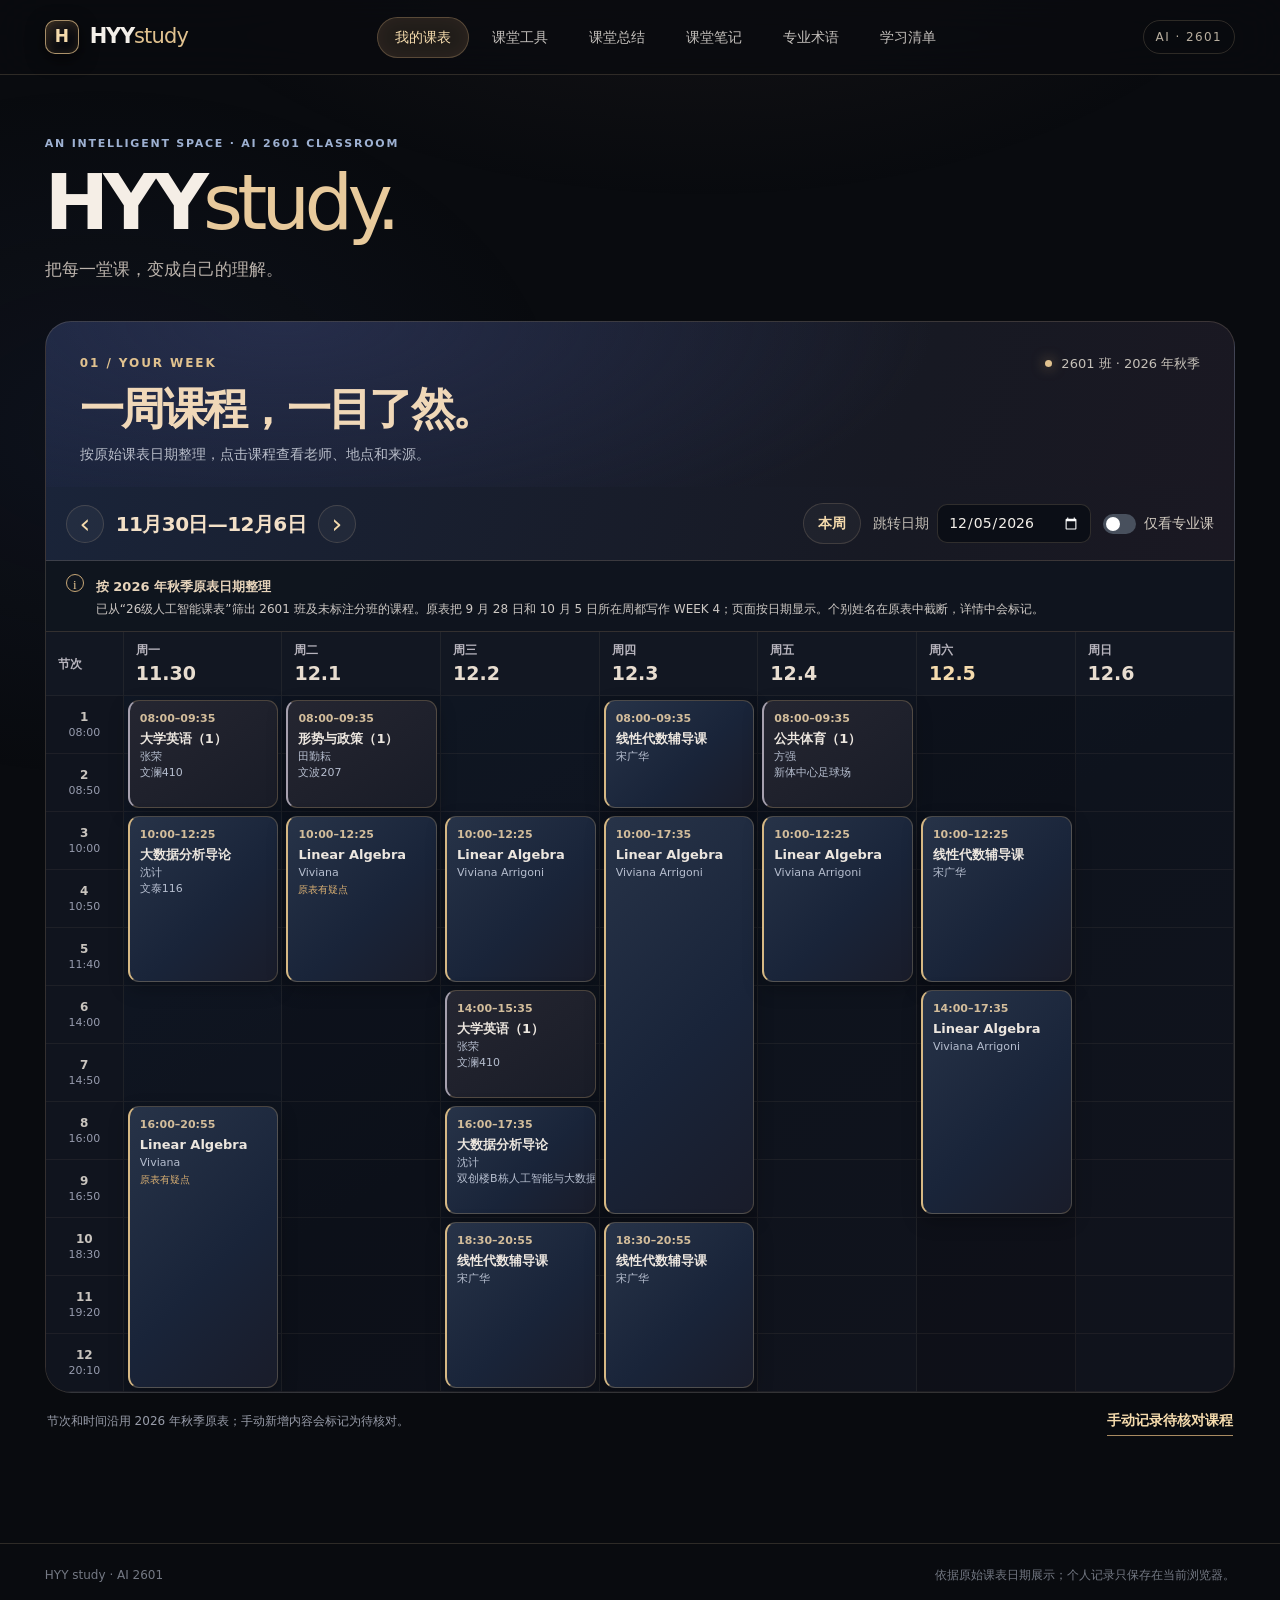
<file: index.html>
<!doctype html>
<html lang="zh-CN">
<head>
  <meta charset="utf-8">
  <meta name="viewport" content="width=device-width, initial-scale=1, viewport-fit=cover">
  <meta name="theme-color" content="#090b0d">
  <meta name="description" content="HYY study：人工智能2601班的课表与课堂学习工作区。">
  <title>HYY study · 人工智能2601</title>
  <link rel="icon" type="image/svg+xml" href="icon.svg">
  <link rel="stylesheet" href="style.css">
  <script src="course-data.js" defer></script>
  <script src="app.js?v=20261008-4" defer></script>
  <script src="cloud-config.js" defer></script>
  <script src="qwen-live.js?v=20261008-5" defer></script>
</head>
<body>
  <div class="ambient" aria-hidden="true"></div>
  <header class="topbar">
    <div class="topbar-inner">
      <a class="brand" href="#schedule" aria-label="HYY study，返回课表">
        <span class="brand-mark">H</span><span class="brand-name">HYY<span>study</span></span>
      </a>
      <nav class="nav" aria-label="主导航">
        <button class="nav-item active" data-view="schedule">我的课表</button>
        <button class="nav-item" data-view="classroom">课堂工具</button>
        <button class="nav-item" data-view="summary">课堂总结</button>
        <button class="nav-item" data-view="notes">课堂笔记</button>
        <button class="nav-item" data-view="glossary">专业术语</button>
        <button class="nav-item" data-view="plan">学习清单</button>
      </nav>
      <span class="class-pill">AI · 2601</span>
    </div>
  </header>

  <main class="shell">
    <section class="view active" id="view-schedule" aria-labelledby="schedule-heading">
      <div class="hero"><p class="eyebrow">AN INTELLIGENT SPACE · AI 2601 CLASSROOM</p><h1>HYY<span>study.</span></h1><p>把每一堂课，变成自己的理解。</p></div>
      <div class="view-heading schedule-heading"><div><p class="eyebrow">01 / YOUR WEEK</p><h2 id="schedule-heading">一周课程，一目了然。</h2><p class="heading-copy">按原始课表日期整理，点击课程查看老师、地点和来源。</p></div><div class="source-status"><span class="status-light"></span><span>2601 班 · 2026 年秋季</span></div></div>
      <div class="control-bar">
        <div class="week-nav" aria-label="切换周次">
          <button id="prev-week" class="icon-button" aria-label="上一周">‹</button>
          <div id="week-range" class="week-range"></div>
          <button id="next-week" class="icon-button" aria-label="下一周">›</button>
        </div>
        <div class="control-actions">
          <button id="this-week" class="quiet-button">本周</button>
          <label class="date-jump">跳转日期 <input id="jump-date" type="date" aria-label="跳转日期"></label>
          <label class="switch-label"><input id="major-only" type="checkbox"><span class="switch-track"></span>仅看专业课</label>
        </div>
      </div>
      <div class="source-alert" role="note">
        <div class="alert-icon">i</div><div><strong>按 2026 年秋季原表日期整理</strong><p>已从“26级人工智能课表”筛出 2601 班及未标注分班的课程。原表把 9 月 28 日和 10 月 5 日所在周都写作 WEEK 4；页面按日期显示。个别姓名在原表中截断，详情中会标记。</p></div>
      </div>
      <div class="schedule-card">
        <div id="week-grid" class="week-grid" aria-label="周一至周日课程表"></div>
        <div id="mobile-week" class="mobile-week" aria-label="手机七天总览"></div>
        <div id="mobile-day" class="mobile-day"></div>
      </div>
      <div class="under-grid"><span>节次和时间沿用 2026 年秋季原表；手动新增内容会标记为待核对。</span><button id="add-course" class="text-button">手动记录待核对课程</button></div>
    </section>

    <section class="view" id="view-classroom" aria-labelledby="classroom-heading" hidden>
      <div class="view-heading"><div><p class="eyebrow">02 / LIVE CLASSROOM</p><h1 id="classroom-heading">实时翻译，专注听课。</h1></div><span id="translation-badge" class="muted-tag">正在检查浏览器能力</span></div>
      <div class="classroom-stack">
        <div class="panel cloud-panel">
          <div class="panel-top"><span class="overline">千问实时同传 · 仅文字</span><span id="qwen-status" class="offline-dot">检查服务配置</span></div>
          <h2>英文课堂，实时转成中文</h2>
          <p class="body-copy">使用千问 LiveTranslate 实时模型。英文原句和中文译文会保存在当前浏览器；中文朗读使用设备语音，不调用云端语音输出。老师以外的声音也可能被识别，请核对原文。</p>
          <div class="button-row"><button id="qwen-start" class="primary-button" disabled>开始千问听译</button><button id="qwen-stop" class="secondary-button" disabled>停止并保存</button><button id="qwen-export" class="secondary-button" disabled>导出本次记录</button><label class="voice-option"><input id="qwen-speak" type="checkbox"> 播放中文语音</label></div>
          <p id="qwen-metrics" class="session-metrics" role="status">千问云端服务尚未配置；本机模式仍可使用。</p>
          <p class="microcopy">若一直停在连接状态，请在同一手机和网络中打开<a href="https://hyy-qwen-gateway.heyuyou071215.workers.dev/health" target="_blank" rel="noopener">网关连接检测</a>。能看到 <code>configured:true</code> 表示手机可以访问网关；打不开则是手机到网关的网络连接问题。</p>
          <div class="translation-grid"><div class="translation-box"><span class="overline">中文译文 · ZH</span><div id="qwen-zh" aria-live="polite"><p>中文译文将在这里显示。</p></div></div><div class="translation-box"><span class="overline">英文原句 · EN</span><div id="qwen-en" aria-live="polite"><p>英文原句将在这里显示。</p></div></div></div>
          <p class="fine-print">按实际用量计费；北京地域有一次性试用额度，是否仍有剩余以百炼控制台为准。打开网页不会自动收音，只有点击“开始千问听译”才连接模型。长课请保持网页在前台；断线时会标出记录缺口。超过 120 分钟的真实连续收音尚待验证。</p>
        </div>
        <div class="panel featured-panel">
          <div class="panel-top"><span class="overline">实时听译</span><span id="translation-status" class="offline-dot">检查中</span></div>
          <h2>课堂收音与双语记录</h2>
          <p id="translation-help" class="body-copy">本机模式使用开源 Whisper 识别英语、OPUS-MT 翻译中文；首次需要下载模型。性能取决于设备和网络，开始前请先说一句英文确认有记录。</p>
          <div class="button-row"><button id="start-local" class="primary-button">开始本机收音翻译</button><button id="start-listening" class="secondary-button" disabled>浏览器识别（备选）</button><button id="stop-listening" class="secondary-button" disabled>停止收音</button><button id="save-live" class="secondary-button" disabled>立即保存</button><button id="export-live" class="secondary-button" disabled>导出本次记录</button><label class="voice-option"><input id="play-translation" type="checkbox"> 播放中文语音</label></div>
          <p id="session-metrics" class="session-metrics" role="status">本次尚未开始 · 记录会自动保存在当前浏览器</p>
          <div class="translation-grid"><div class="translation-box"><span class="overline">中文翻译 · ZH</span><div id="live-zh" aria-live="polite"><p>翻译内容将在这里连续显示。</p></div></div><div class="translation-box"><span class="overline">英文原句 · EN</span><div id="live-en" aria-live="polite"><p>英文转录将在这里显示，方便核对专业术语。</p></div></div></div>
          <p class="fine-print">本机模式每约 8 秒处理一段；首次下载可能较慢，处理积压时会提示，尚未验证连续 120 分钟。长课请保持网页在前台、设备亮屏并接上电源；锁屏、切换应用、断网可能使收音停止。已识别英文保存在当前浏览器，页面只显示最近 60 段；完整记录可导出。请将麦克风尽量靠近老师；网页无法可靠区分不同说话人。课堂提问和命令只作为文本处理。自动识别可能误听口音、否定、数字、公式和代码，请对照英文原句核查。</p>
        </div>
        <div class="panel">
          <div class="panel-top"><span class="overline">课堂记录</span><span class="muted-tag">手动录入</span></div>
          <h2>保存已有转录</h2>
          <label class="field">课程名称<input id="transcript-course" placeholder="例如：线性代数"></label>
          <label class="field">日期<input id="transcript-date" type="date"></label>
          <label class="field">英文原句<textarea id="transcript-en" rows="3" placeholder="粘贴听到的英文原句；听不清的部分请标记 [听不清]"></textarea></label>
          <label class="field">中文译文<textarea id="transcript-zh" rows="3" placeholder="粘贴或自行填写译文；推测内容请标记 [推测]"></textarea></label>
          <div class="button-row"><button id="translate-manual" class="secondary-button">翻译英文原句</button><button id="save-transcript" class="primary-button">保存这一段</button><button id="export-transcript" class="secondary-button">导出记录</button></div>
        </div>
      </div>
      <div class="section-title"><h2>已保存片段</h2><span id="transcript-count" class="muted-tag"></span></div>
      <div id="transcript-list" class="stack-list"></div>
    </section>

    <section class="view" id="view-summary" aria-labelledby="summary-heading" hidden>
      <div class="view-heading"><div><p class="eyebrow">03 / MAKE IT YOURS</p><h1 id="summary-heading">课堂总结，知识留下来。</h1></div><button id="export-summaries" class="secondary-button">导出总结</button></div>
      <div class="note-layout">
        <div class="panel note-editor">
          <div class="panel-top"><span class="overline">新建笔记</span><span class="muted-tag">保存在当前浏览器</span></div>
          <div class="inline-fields"><label class="field">课程<input id="note-course" placeholder="课程名称"></label><label class="field">日期<input id="note-date" type="date"></label></div>
          <label class="field">资料类型<select id="note-kind"><option value="老师讲授">老师讲授 / 转录</option><option value="我的笔记">我的笔记</option><option value="讲义文字">讲义文字</option><option value="AI 补充解释">AI 补充解释</option><option value="不确定内容">不确定内容</option></select></label>
          <label class="field">原始内容<textarea id="note-source" rows="9" placeholder="粘贴转录、讲义或自己的笔记。可用“12:34”“第 5 页”等标注来源位置，每个段落独立成行。"></textarea></label>
          <label class="field pptx-import">导入 PPTX 课件<input id="import-pptx" type="file" accept=".pptx,application/vnd.openxmlformats-officedocument.presentationml.presentation"><span>仅在当前浏览器提取幻灯片文字和页码；原始 PPTX 文件不会上传或保存到网站。</span></label>
          <div class="button-row"><button id="outline-note" class="secondary-button">从原文整理提纲</button><button id="save-note" class="primary-button">保存笔记</button></div>
          <p class="fine-print">提纲只抽取原文片段，不补写知识、作业或截止日期。AI 总结服务尚未接入。</p>
        </div>
        <div class="panel source-panel">
          <div class="panel-top"><span class="overline">原文与提纲</span><span class="muted-tag">可回看来源</span></div>
          <div id="outline-preview" class="outline-preview"><p class="empty-copy">粘贴原文后点击“从原文整理提纲”。</p></div>
        </div>
      </div>
      <div class="section-title"><h2>已保存总结</h2><span id="note-count" class="muted-tag"></span></div><div id="note-list" class="stack-list"></div>
    </section>

    <section class="view" id="view-notes" aria-labelledby="manual-notes-heading" hidden>
      <div class="view-heading"><div><p class="eyebrow">04 / PERSONAL NOTES</p><h1 id="manual-notes-heading">课堂笔记<span class="gold-dot">.</span></h1></div><button id="export-manual-notes" class="secondary-button">导出笔记</button></div>
      <div class="two-column narrow-form">
        <div class="panel"><span class="overline">记录所学</span><div class="inline-fields"><label class="field">课程<input id="manual-note-course" placeholder="课程名称"></label><label class="field">日期<input id="manual-note-date" type="date"></label></div><label class="field">内容类型<select id="manual-note-kind"><option>我的笔记</option><option>老师讲授</option><option>讲义文字</option><option>AI 补充解释</option><option>不确定内容</option></select></label><label class="field">笔记内容<textarea id="manual-note-text" rows="9" placeholder="记录真实课堂内容；有时间戳或页码时一并写下。"></textarea></label><button id="save-manual-note" class="primary-button">保存笔记</button></div>
        <div class="panel"><span class="overline">使用说明</span><h2>内容和来源分开记录</h2><p class="body-copy">选择内容类型，保留课堂原话、讲义页码或录音时间戳。无法确认的内容选“不确定内容”；需要额外解释时可单独记录，避免混成老师原话。</p><p class="body-copy">这台设备上的笔记只保存在当前浏览器。电脑与手机暂不会自动同步，可导出备份后手动导入。</p></div>
      </div>
      <div class="section-title"><h2>我的笔记</h2><span id="manual-note-count" class="muted-tag"></span></div><div id="manual-note-list" class="stack-list"></div>
    </section>

    <section class="view" id="view-glossary" aria-labelledby="glossary-heading" hidden>
      <div class="view-heading"><div><p class="eyebrow">GLOSSARY</p><h1 id="glossary-heading">术语库<span class="gold-dot">.</span></h1></div><button id="export-glossary" class="secondary-button">导出术语</button></div>
      <div class="two-column narrow-form">
        <div class="panel"><span class="overline">新增术语</span><label class="field">英文术语<input id="term-en" placeholder="English term"></label><label class="field">中文解释<input id="term-zh" placeholder="用自己的话解释"></label><label class="field">课程 / 来源<input id="term-course" placeholder="课程、页码或时间戳（可选）"></label><button id="add-term" class="primary-button">保存术语</button></div>
        <div class="panel"><span class="overline">查找术语</span><label class="field">搜索<input id="term-search" type="search" placeholder="输入英文、中文或课程"></label><p class="body-copy">专业术语首次出现时保留英文。术语内容由你从课堂材料录入，不预填未经核对的定义。</p></div>
      </div>
      <div class="section-title"><h2>已存术语</h2><span id="term-count" class="muted-tag"></span></div><div id="term-list" class="term-grid"></div>
    </section>

    <section class="view" id="view-plan" aria-labelledby="plan-heading" hidden>
      <div class="view-heading"><div><p class="eyebrow">STUDY PLAN</p><h1 id="plan-heading">学习安排<span class="gold-dot">.</span></h1></div><button id="export-all" class="secondary-button">导出全部数据</button></div>
      <div class="two-column narrow-form">
        <div class="panel"><span class="overline">添加学习事项</span><label class="field">课程<input id="task-course" placeholder="课程名称"></label><label class="field">要做的事<input id="task-title" placeholder="根据真实课堂要求填写"></label><label class="field">日期（可选）<input id="task-date" type="date"></label><label class="field">依据（可选）<input id="task-source" placeholder="讲义页码、课堂时间或老师原话"></label><button id="add-task" class="primary-button">加入清单</button></div>
        <div class="panel"><span class="overline">数据与同步</span><h2>这台设备上的学习记录</h2><p class="body-copy">笔记、术语、清单和手动录入的课程只保存在当前浏览器。换电脑、换浏览器或用手机打开，不会自动同步。</p><p class="body-copy">定期导出 JSON 备份；需要恢复时可在这里导入。</p><div class="button-row"><label class="secondary-button file-button">导入备份<input id="import-all" type="file" accept="application/json,.json" hidden></label><button id="clear-data" class="ghost-button">清空本机记录</button></div></div>
      </div>
      <div class="section-title"><h2>学习清单</h2><span id="task-count" class="muted-tag"></span></div><div id="task-list" class="stack-list"></div>
    </section>
  </main>

  <footer class="footer"><span>HYY study · AI 2601</span><span>依据原始课表日期展示；个人记录只保存在当前浏览器。</span></footer>

  <dialog id="course-dialog" class="modal"><form method="dialog" class="modal-form"><div class="modal-head"><div><span class="overline">课程详情</span><h2 id="course-dialog-title">课程</h2></div><button class="icon-button" value="cancel" aria-label="关闭">×</button></div><div id="course-dialog-body"></div><div class="button-row"><button class="secondary-button" value="cancel">关闭</button></div></form></dialog>
  <dialog id="add-dialog" class="modal"><form id="course-form" class="modal-form"><div class="modal-head"><div><span class="overline">手动录入 · 待核对</span><h2>记录一节课</h2></div><button type="button" class="icon-button close-dialog" aria-label="关闭">×</button></div><p class="body-copy">仅记录你明确知道的安排，保存后会标为“待核对”。</p><label class="field">日期<input name="date" type="date" required></label><div class="inline-fields"><label class="field">开始节次<select name="startPeriod"></select></label><label class="field">结束节次<select name="endPeriod"></select></label></div><label class="field">课程<input name="title" required></label><div class="inline-fields"><label class="field">老师<input name="teacher" placeholder="不确定可留空"></label><label class="field">地点<input name="room" placeholder="不确定可留空"></label></div><label class="field">类别<select name="category"><option value="major">专业课</option><option value="general">其他课程</option></select></label><div class="button-row"><button type="button" class="secondary-button close-dialog">取消</button><button type="submit" class="primary-button">保存记录</button></div></form></dialog>
  <dialog id="qwen-code-dialog" class="modal"><form id="qwen-code-form" class="modal-form"><div class="modal-head"><div><span class="overline">仅首次设置</span><h2>启用千问听译</h2></div><button type="button" id="qwen-code-close" class="icon-button" aria-label="关闭">×</button></div><p class="body-copy">输入网站专用访问码。它只保存在当前浏览器，用于防止公开网站上的其他访客消耗你的模型额度；它不是阿里云 API Key。</p><label class="field">网站访问码<input id="qwen-code-input" type="password" autocomplete="off" required></label><div class="button-row"><button type="button" id="qwen-code-cancel" class="secondary-button">取消</button><button type="submit" class="primary-button">连接听译</button></div></form></dialog>
  <div id="toast" class="toast" role="status" aria-live="polite"></div>
</body>
</html>
</file>
<file: style.css>
:root{color-scheme:dark;--bg:#090b0f;--surface:#11141c;--surface2:#151a26;--ink:#f3efe9;--muted:#aaaab4;--gold:#e1c28f;--gold2:#f5dbad;--line:rgba(229,202,162,.17);--blue:#222e4b;--radius:26px;--ease:cubic-bezier(.22,1,.36,1);font-family:Inter,"SF Pro Display","PingFang SC","Microsoft YaHei",system-ui,sans-serif}
*{box-sizing:border-box}html{scroll-behavior:smooth}body{margin:0;min-width:320px;background:var(--bg);color:var(--ink);font-size:16px;line-height:1.5}button,input,textarea,select{font:inherit}button{cursor:pointer}button:disabled{cursor:not-allowed;opacity:.48}a{color:inherit;text-decoration:none}button:focus-visible,input:focus-visible,textarea:focus-visible,select:focus-visible,a:focus-visible{outline:2px solid var(--gold2);outline-offset:3px}::selection{background:#b79a6b;color:#08090d}
.ambient{position:fixed;inset:0;z-index:-1;pointer-events:none;background:radial-gradient(900px 540px at 55% -180px,rgba(99,74,63,.19),transparent 70%),radial-gradient(620px 460px at 8% 48%,rgba(40,54,94,.16),transparent 75%)}
.topbar{position:sticky;top:0;z-index:20;border-bottom:1px solid var(--line);background:rgba(10,11,15,.78);backdrop-filter:blur(24px) saturate(1.3);-webkit-backdrop-filter:blur(24px) saturate(1.3)}.topbar-inner{max-width:1540px;margin:auto;min-height:74px;padding:0 clamp(18px,3.5vw,56px);display:flex;align-items:center;gap:34px}.brand{display:flex;align-items:center;gap:11px;white-space:nowrap}.brand-mark{width:34px;height:34px;display:grid;place-items:center;border:1px solid rgba(226,192,137,.72);border-radius:10px;color:var(--gold2);font-size:17px;font-weight:600;background:linear-gradient(145deg,#2d251f,#0a0b10 65%);box-shadow:inset 0 0 9px #ab7f3c2c,0 5px 18px #0009}.brand-name{font-size:21px;font-weight:690;letter-spacing:-.06em}.brand-name span{font-weight:450;letter-spacing:-.04em;color:var(--gold)}.nav{display:flex;gap:5px;margin:auto;align-items:center}.nav-item{border:1px solid transparent;background:transparent;color:#c4c0bc;border-radius:999px;padding:9px 17px;white-space:nowrap;font-size:14px;font-weight:550;transition:background .25s var(--ease),border-color .25s var(--ease),color .25s var(--ease),transform .2s var(--ease)}.nav-item:hover{color:var(--ink);background:#ffffff0d}.nav-item:active,.icon-button:active,.primary-button:active,.secondary-button:active{transform:scale(.96)}.nav-item.active{color:var(--gold2);background:rgba(226,184,132,.11);border-color:rgba(226,184,132,.29);box-shadow:inset 0 0 18px #dba97012}.class-pill{white-space:nowrap;color:#b8ae9f;border:1px solid var(--line);border-radius:999px;padding:7px 12px;font-size:12px;letter-spacing:.12em}
.shell{max-width:1540px;margin:auto;padding:36px clamp(18px,3.5vw,56px) 94px}.view{animation:appear .5s var(--ease) both}.view[hidden]{display:none!important}.view-heading{display:flex;justify-content:space-between;align-items:end;gap:20px;margin:10px 0 28px}.eyebrow,.overline{margin:0 0 12px;text-transform:uppercase;color:var(--gold);letter-spacing:.16em;font-size:12px;font-weight:700}.view-heading h1{margin:0;font-size:clamp(34px,4vw,58px);line-height:1.08;letter-spacing:-.06em;font-weight:700}.gold-dot{color:var(--gold)}.source-status{display:flex;align-items:center;gap:9px;color:#c5c0b8;font-size:13px;white-space:nowrap}.status-light{width:7px;height:7px;border-radius:50%;background:var(--gold);box-shadow:0 0 13px #e8ba73a0}.muted-tag{font-size:12px;color:#bcb6ae;border:1px solid var(--line);border-radius:999px;padding:6px 11px;white-space:nowrap}
.hero{padding:25px 0 38px}.hero .eyebrow{color:#9eb1d2;font-size:11px}.hero h1{font-size:clamp(54px,6vw,88px);line-height:1;letter-spacing:-.075em;margin:0;color:#f5eee6;font-weight:720}.hero h1 span{font-weight:480;color:#e8ca9c}.hero>p:last-child{font-size:17px;color:#bbb3ac;margin:16px 0 0}.schedule-heading{margin:0;padding:32px 34px 22px;border:1px solid var(--line);border-bottom:0;border-radius:var(--radius) var(--radius) 0 0;background:radial-gradient(650px 240px at 20% 0%,#2e35589a,transparent),linear-gradient(110deg,#19233a,#171923 72%,#1a1822)}.schedule-heading h2{font-size:clamp(28px,3.5vw,44px);letter-spacing:-.06em;line-height:1.15;margin:0;color:#f0d8b8}.heading-copy{color:#b8bdc9;margin:10px 0 0;font-size:14px}.schedule-heading .source-status{align-self:start}
.schedule-heading+.control-bar{border-radius:0;border-top:0;background:linear-gradient(110deg,#1a2439,#171923 72%,#1a1822)}
.control-bar{display:flex;justify-content:space-between;align-items:center;gap:18px;padding:16px 20px;border:1px solid var(--line);border-radius:20px 20px 0 0;background:linear-gradient(115deg,rgba(31,38,57,.95),rgba(22,23,32,.91))}.week-nav,.control-actions{display:flex;align-items:center;gap:12px}.week-range{min-width:190px;text-align:center;font-size:20px;font-weight:650;letter-spacing:-.03em;color:#f3e0c7}.icon-button{width:38px;height:38px;display:inline-grid;place-items:center;flex:none;border:1px solid var(--line);border-radius:50%;color:var(--gold2);background:#ffffff0b;font-size:27px;line-height:1;transition:background .2s var(--ease),transform .2s var(--ease),border-color .2s}.icon-button:hover{background:#e5c49820;border-color:#e5c4986b}.quiet-button,.text-button,.ghost-button{border:0;background:none;color:var(--gold2);font-weight:600;font-size:14px}.quiet-button{border:1px solid var(--line);border-radius:999px;padding:9px 14px;background:#ffffff09}.date-jump{display:flex;align-items:center;gap:8px;color:#c5c0b8;font-size:14px}.date-jump input{background:#0b0e16;color:var(--ink);border:1px solid var(--line);border-radius:10px;padding:7px 10px;color-scheme:dark}.switch-label{display:flex;align-items:center;gap:8px;font-size:14px;white-space:nowrap;color:#d0c9bf;cursor:pointer}.switch-label input{position:absolute;opacity:0;width:1px;height:1px}.switch-track{width:33px;height:20px;border-radius:30px;background:#48505d;position:relative;transition:background .2s}.switch-track:after{content:"";position:absolute;top:3px;left:3px;width:14px;height:14px;border-radius:50%;background:#fff;transition:transform .2s}.switch-label input:checked+.switch-track{background:#b89b72}.switch-label input:checked+.switch-track:after{transform:translateX(13px)}.switch-label input:focus-visible+.switch-track{outline:2px solid var(--gold2);outline-offset:3px}
.source-alert{display:flex;align-items:start;gap:12px;padding:13px 20px;border-left:1px solid var(--line);border-right:1px solid var(--line);background:rgba(17,22,32,.92);color:#cec9c5}.source-alert strong{font-size:13px;color:#e7d4bb}.source-alert p{margin:2px 0 0;font-size:12px;line-height:1.5}.alert-icon{width:18px;height:18px;flex:none;border:1px solid #c8a877;border-radius:50%;display:grid;place-items:center;color:var(--gold);font-family:Georgia,serif;font-size:13px}
.schedule-card{border:1px solid var(--line);border-radius:0 0 var(--radius) var(--radius);overflow:hidden;background:linear-gradient(150deg,#101827,#0e1119 52%,#111018)}.week-grid{display:grid;grid-template-columns:78px repeat(7,minmax(0,1fr));grid-template-rows:64px repeat(12,minmax(58px,auto));position:relative}.grid-head,.grid-time,.grid-cell{border-right:1px solid #e7d1aa12;border-bottom:1px solid #e7d1aa10}.grid-head{display:flex;flex-direction:column;justify-content:center;padding:8px 12px;color:#b7b4bd;font-size:12px;font-weight:650;background:#121722}.grid-head .day-date{font-size:19px;color:#e8ddd0;font-weight:680}.grid-head.today .day-date{color:var(--gold2)}.grid-time{display:flex;flex-direction:column;justify-content:center;align-items:center;padding:4px 1px;color:#969bad;background:#10141e;font-size:11px;line-height:1.3}.grid-time strong{color:#c9c4be;font-size:12px}.grid-cell{min-height:58px;background:#0c111a66}.grid-cell:nth-child(even){background:#11172566}.course-card{z-index:2;min-height:0;overflow:hidden;margin:4px;border:1px solid rgba(197,164,113,.29);border-left:2px solid #d6b884;border-radius:11px;padding:10px 10px 7px;background:linear-gradient(135deg,#273348 0%,#192439 58%,#191c2a 100%);color:#ece6df;box-shadow:0 7px 19px #0004;transition:transform .2s var(--ease),box-shadow .2s var(--ease),border-color .2s var(--ease);text-align:left;display:flex;flex-direction:column;gap:3px}.course-card:hover{transform:translateY(-2px);box-shadow:0 12px 26px #0008;border-color:#e4bf7b8a}.course-card.general{background:linear-gradient(145deg,#252631,#191c27);border-left-color:#a6a0ae}.course-card.manual{border-style:dashed}.course-card .card-time{font-size:11px;font-weight:650;color:#d3bd9b;white-space:nowrap}.course-card .card-title{font-size:13px;font-weight:650;line-height:1.24;overflow-wrap:anywhere}.course-card .card-meta{font-size:11px;line-height:1.22;color:#b6becf;overflow:hidden;text-overflow:ellipsis;white-space:nowrap}.course-card .card-tag{font-size:10px;color:#d7ae72}.under-grid{display:flex;justify-content:space-between;align-items:center;gap:12px;padding:13px 2px;color:#989ca9;font-size:12px}.text-button{padding:4px 0;border-bottom:1px solid #a98b61;white-space:nowrap}.mobile-week,.mobile-day{display:none}
.two-column{display:grid;grid-template-columns:1fr 1fr;gap:22px}.panel{border:1px solid var(--line);border-radius:var(--radius);background:linear-gradient(140deg,#171b29 0%,#10121a 58%,#121119 100%);padding:clamp(20px,2.6vw,34px);box-shadow:0 15px 50px #0003}.featured-panel{background:radial-gradient(430px 360px at 10% 0%,#2c3250aa,transparent),linear-gradient(130deg,#171b2c,#10121c)}.panel-top{display:flex;justify-content:space-between;align-items:center;gap:12px}.panel .overline{display:block}.panel h2{font-size:clamp(22px,2.5vw,34px);line-height:1.2;letter-spacing:-.045em;margin:6px 0 18px}.body-copy{color:#c2bfbe;margin:0 0 20px;line-height:1.75;font-size:15px}.offline-dot{color:#e2c49a;font-size:12px;border:1px solid #e2c49a4b;padding:5px 10px;border-radius:999px}.button-row{display:flex;gap:10px;align-items:center;flex-wrap:wrap;margin-top:12px}.primary-button,.secondary-button{appearance:none;border-radius:13px;padding:11px 18px;font-size:14px;font-weight:670;transition:background .2s var(--ease),transform .2s var(--ease),border-color .2s}.primary-button{color:#1b1712;border:1px solid #eed5ab;background:linear-gradient(#f1dab3,#d9b789);box-shadow:0 5px 18px #ba916336}.primary-button:hover:not(:disabled){background:linear-gradient(#ffe5b9,#eac496)}.secondary-button{color:#e7d9c6;border:1px solid var(--line);background:#ffffff0a}.secondary-button:hover:not(:disabled){background:#ffffff16;border-color:#dfbd8869}.ghost-button{color:#9f9fa9;padding:9px}.ghost-button:hover{color:#fff}.fine-print{font-size:12px;line-height:1.7;color:#9da0aa;margin:17px 0 0}.section-title{display:flex;align-items:center;justify-content:space-between;margin:38px 0 16px}.section-title h2{margin:0;font-size:24px;letter-spacing:-.04em}.field{display:flex;flex-direction:column;gap:7px;margin:13px 0;color:#c9c3bd;font-size:13px;font-weight:600}.field input,.field textarea,.field select{width:100%;border:1px solid #dfc39933;border-radius:12px;background:#0b0f18;color:#f1ede9;padding:11px 12px;outline:none;font-size:14px;line-height:1.5;transition:border-color .2s,box-shadow .2s}.field input:focus,.field textarea:focus,.field select:focus{border-color:#d7b988;box-shadow:0 0 0 3px #ddb4711d}.field textarea{resize:vertical;min-height:92px}.field input::placeholder,.field textarea::placeholder{color:#737985}.inline-fields{display:grid;grid-template-columns:1fr 1fr;gap:14px}.note-layout{display:grid;grid-template-columns:minmax(0,1.1fr) minmax(0,.9fr);gap:22px}.outline-preview{color:#c9c6c9;font-size:14px}.outline-group{padding:12px 0;border-bottom:1px solid var(--line)}.outline-group h3{font-size:14px;color:var(--gold2);margin:0 0 9px}.outline-item{font-size:13px;padding:7px 9px;margin:5px 0;border-radius:9px;background:#ffffff09;line-height:1.5}.outline-item button{border:0;background:none;color:#d7b884;text-decoration:underline;margin-left:8px;font-size:12px}.source-focus{animation:sourceFlash 1.6s ease}.empty-copy{color:#999ba5;font-size:14px}.stack-list{display:grid;gap:11px}.list-item{border:1px solid var(--line);border-radius:17px;background:#131722;padding:18px 20px;display:flex;justify-content:space-between;align-items:start;gap:16px}.list-item h3{font-size:16px;margin:0 0 6px;color:#ede6dd}.list-item p{margin:0 0 8px;white-space:pre-wrap;overflow-wrap:anywhere;color:#bbb9be;font-size:13px}.list-meta{font-size:12px;color:#d1b997;margin-bottom:6px}.item-actions{display:flex;gap:9px;flex-wrap:wrap}.small-button{border:1px solid var(--line);border-radius:9px;padding:6px 9px;background:#ffffff09;color:#e0d5c8;font-size:12px;white-space:nowrap}.small-button:hover{background:#ffffff17}.term-grid{display:grid;grid-template-columns:repeat(3,minmax(0,1fr));gap:12px}.term-card{border:1px solid var(--line);border-radius:17px;background:#141824;padding:18px}.term-card h3{font-size:19px;line-height:1.2;margin:0 0 12px;color:#e8d5b9}.term-card p{color:#d4d0cf;margin:0 0 12px;overflow-wrap:anywhere}.term-card .list-meta{line-height:1.5}.file-button{cursor:pointer}.task-done h3{text-decoration:line-through;color:#9397a1}.task-check{width:22px;height:22px;accent-color:#d5b382;flex:none;margin:3px 5px 0 0}.task-main{display:flex;gap:12px;align-items:start}
.classroom-stack{display:grid;gap:22px}.classroom-stack>.panel:nth-child(2){max-width:none}.classroom-stack>.panel:nth-child(2) .field{max-width:900px}.voice-option{display:flex;align-items:center;gap:7px;color:#bab9c0;font-size:13px}.voice-option input{accent-color:#d9b98d}.translation-grid{display:grid;grid-template-columns:1.1fr 1fr;gap:15px;margin-top:27px}.translation-box{min-height:215px;padding:22px;border:1px solid #d7c49c2b;border-radius:18px;background:#090d17b8}.translation-box .overline{margin-bottom:35px;font-size:12px}.translation-box p{color:#c7c2c3;font-size:17px;line-height:1.6}
.cloud-panel{background:radial-gradient(600px 400px at 8% 0%,#32314580,transparent),linear-gradient(135deg,#1d202e,#11131c 65%)}.cloud-panel .translation-box{min-height:165px}.cloud-panel .translation-box .overline{margin-bottom:20px}.cloud-panel .translation-box p{margin:0 0 10px}.cloud-panel .live-line{overflow-wrap:anywhere}.cloud-panel .session-metrics{min-height:22px}
.session-metrics{margin:14px 0 0;color:#d6bd95;font-size:13px;line-height:1.6;font-variant-numeric:tabular-nums}.pptx-import span{color:#9da0aa;font-size:12px;font-weight:400;line-height:1.5}.translation-box>div{max-height:380px;overflow:auto;scrollbar-color:#9d805d66 transparent;scrollbar-width:thin}
.footer{max-width:1540px;margin:auto;border-top:1px solid var(--line);padding:22px clamp(18px,3.5vw,56px) 32px;display:flex;justify-content:space-between;gap:16px;color:#747984;font-size:12px}.modal{border:1px solid #d9bb8e5c;border-radius:24px;padding:0;max-width:min(92vw,540px);width:100%;background:linear-gradient(150deg,#202537,#10141f);color:var(--ink);box-shadow:0 25px 90px #000b;animation:modalIn .28s var(--ease)}.modal::backdrop{background:#030405aa;backdrop-filter:blur(6px)}.modal-form{padding:27px}.modal-head{display:flex;align-items:start;justify-content:space-between;gap:18px;margin-bottom:15px}.modal-head h2{font-size:28px;letter-spacing:-.05em;line-height:1.15;margin:0}.detail-grid{display:grid;grid-template-columns:90px 1fr;gap:13px;padding:8px 0;font-size:14px;border-bottom:1px solid var(--line)}.detail-grid dt{color:#9399a7}.detail-grid dd{margin:0;color:#eee8df;white-space:pre-wrap;overflow-wrap:anywhere}.toast{position:fixed;bottom:24px;left:50%;transform:translate(-50%,18px);z-index:50;padding:10px 16px;border-radius:12px;background:#e4c397;color:#16120d;font-size:14px;font-weight:650;box-shadow:0 10px 30px #0008;opacity:0;pointer-events:none;transition:opacity .2s,transform .2s}.toast.show{opacity:1;transform:translate(-50%,0)}
@keyframes appear{from{opacity:0;transform:translateY(13px)}to{opacity:1;transform:translateY(0)}}@keyframes modalIn{from{opacity:0;transform:translateY(12px) scale(.97)}to{opacity:1;transform:translateY(0) scale(1)}}@keyframes sourceFlash{0%,100%{background:transparent}40%{background:#e2c39033}}
@media(max-width:1100px){.topbar-inner{gap:16px}.nav-item{padding:8px 10px}.class-pill{display:none}.control-bar{flex-wrap:wrap}.control-actions{flex-wrap:wrap}.term-grid{grid-template-columns:repeat(2,minmax(0,1fr))}.week-grid{grid-template-columns:64px repeat(7,minmax(0,1fr))}.course-card{padding:7px 6px}.course-card .card-title{font-size:12px}}
@media(max-width:720px){.topbar-inner{padding:13px 18px;min-height:0;flex-wrap:wrap;gap:10px}.brand{flex:1}.nav{order:2;width:100%;justify-content:space-between;overflow:auto;gap:3px;margin:0}.nav-item{padding:7px 9px;font-size:12px}.shell{padding-top:25px}.view-heading{align-items:start}.view-heading h1{font-size:38px}.source-status{display:none}.control-bar{padding:14px;border-radius:18px 18px 0 0}.week-nav{width:100%;justify-content:space-between}.week-range{min-width:0;font-size:18px}.control-actions{width:100%;gap:7px;justify-content:space-between}.date-jump{font-size:0}.date-jump input{font-size:13px;max-width:135px}.quiet-button{font-size:13px}.switch-label{font-size:12px}.source-alert{padding:11px 14px}.source-alert p{font-size:11px}.week-grid{display:none}.mobile-week{display:grid;grid-template-columns:repeat(7,minmax(0,1fr));gap:1px;border-bottom:1px solid var(--line);background:#242c3c}.mobile-day-button{border:0;background:#121722;color:#aeb5c3;padding:12px 1px 10px;min-width:0;display:flex;flex-direction:column;align-items:center;gap:4px;font-size:11px}.mobile-day-button strong{font-size:17px;color:#e3dcce}.mobile-day-button span:last-child{font-size:10px;color:#c5b18e}.mobile-day-button.selected{background:#26324d;box-shadow:inset 0 -2px var(--gold)}.mobile-day{display:block;padding:18px;min-height:310px}.mobile-day h2{font-size:19px;margin:0 0 13px;color:#e8d9c2}.mobile-course{width:100%;margin:0 0 10px;border:1px solid #d1b88745;border-left:2px solid var(--gold);border-radius:13px;padding:13px;background:linear-gradient(115deg,#253148,#141b2a);color:#eee9df;text-align:left}.mobile-course.general{background:#202330;border-left-color:#a8a3ad}.mobile-course strong{display:block;font-size:15px;margin:5px 0}.mobile-course span{display:block;color:#c8b99f;font-size:12px}.under-grid{align-items:start}.two-column,.note-layout{grid-template-columns:1fr}.term-grid{grid-template-columns:1fr}.footer{flex-direction:column}.inline-fields{gap:9px}}
@media(max-width:720px){.translation-grid{grid-template-columns:1fr}.translation-box{min-height:155px}.nav{display:grid;grid-template-columns:repeat(3,minmax(0,1fr));overflow:visible}.nav-item{min-width:0;padding:8px 4px;text-align:center}}
@media(max-width:720px){.hero{padding:8px 0 25px}.hero h1{font-size:52px}.hero>p:last-child{font-size:14px;margin-top:10px}.schedule-heading{padding:22px 17px 15px}.schedule-heading h2{font-size:29px}.heading-copy{font-size:12px}}
@media(max-width:410px){.nav-item{font-size:11px;padding:7px 6px}.brand-name{font-size:19px}.date-jump input{max-width:120px}.mobile-week .mobile-day-button strong{font-size:15px}.under-grid{flex-direction:column}.view-heading h1{font-size:34px}}
@media(prefers-reduced-motion:reduce){html{scroll-behavior:auto}*,*::before,*::after{animation-duration:.01ms!important;animation-iteration-count:1!important;transition-duration:.01ms!important;scroll-behavior:auto!important}}
</file>
